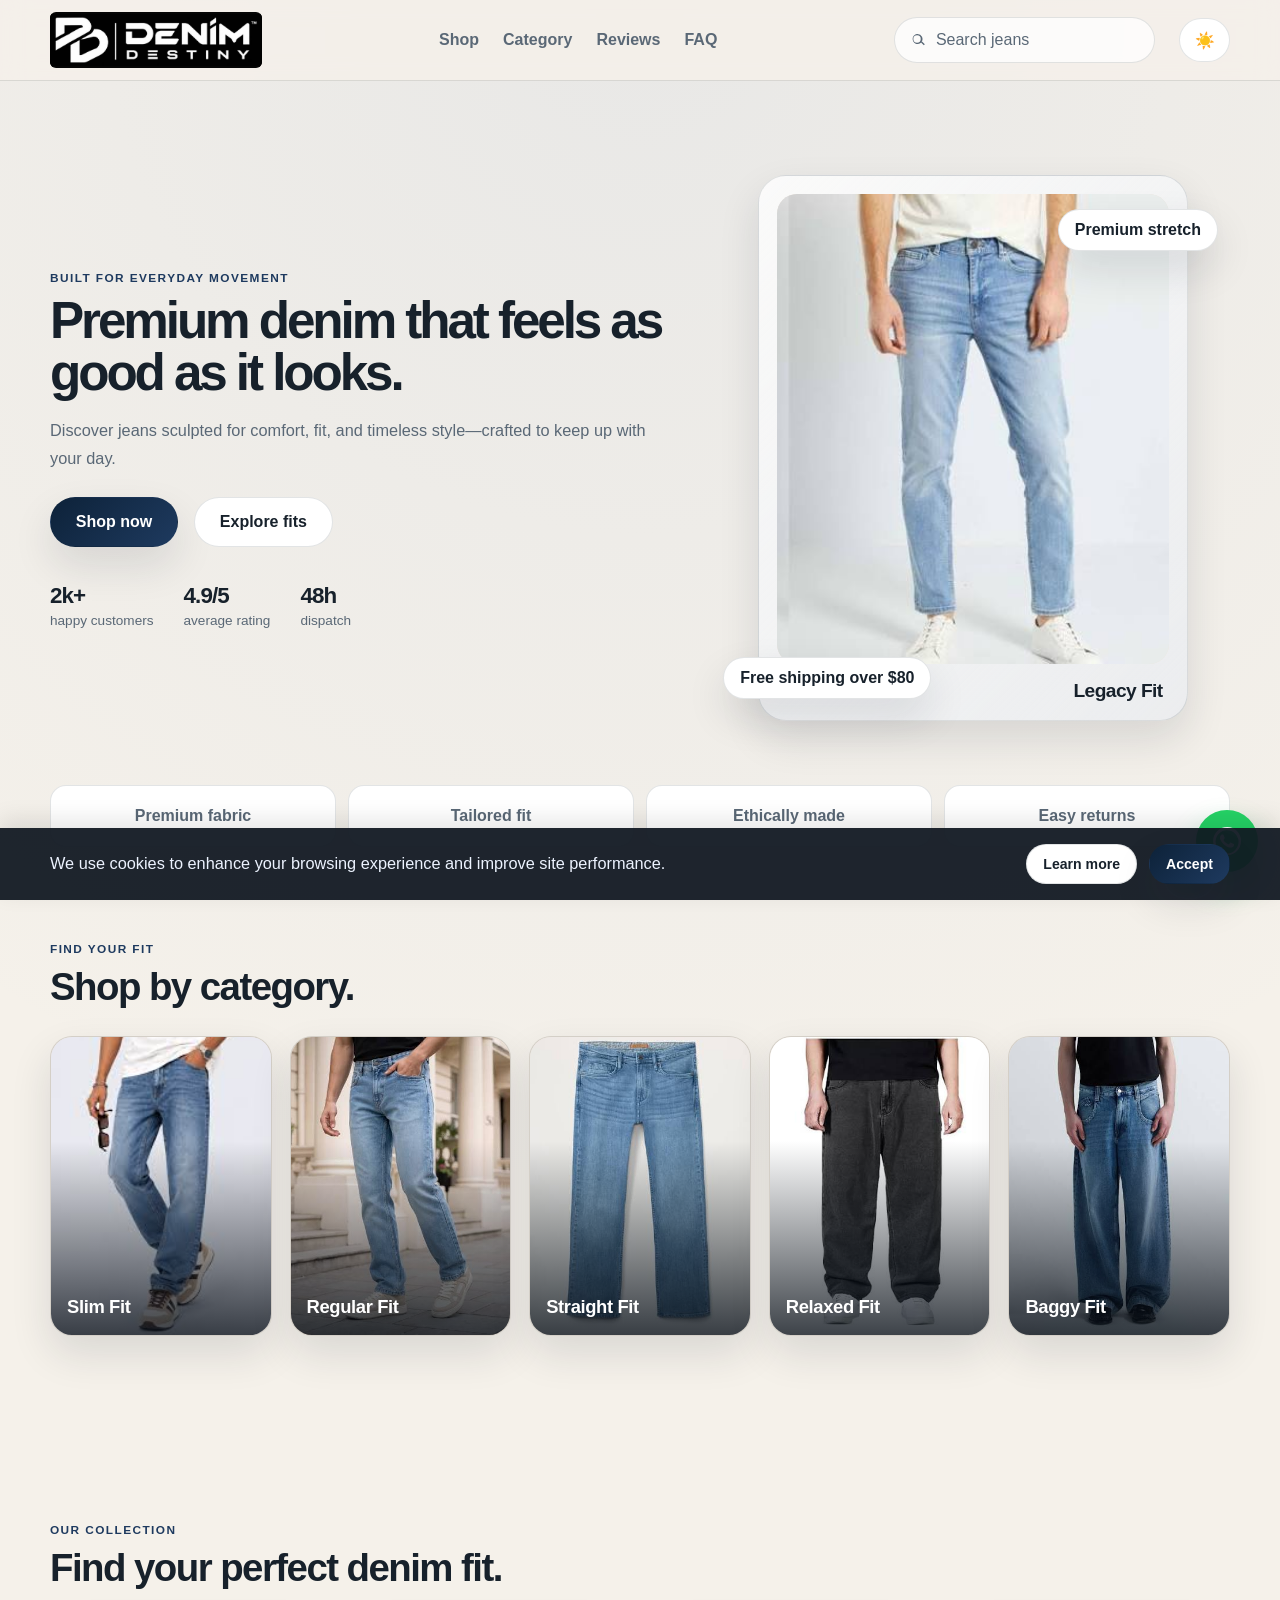
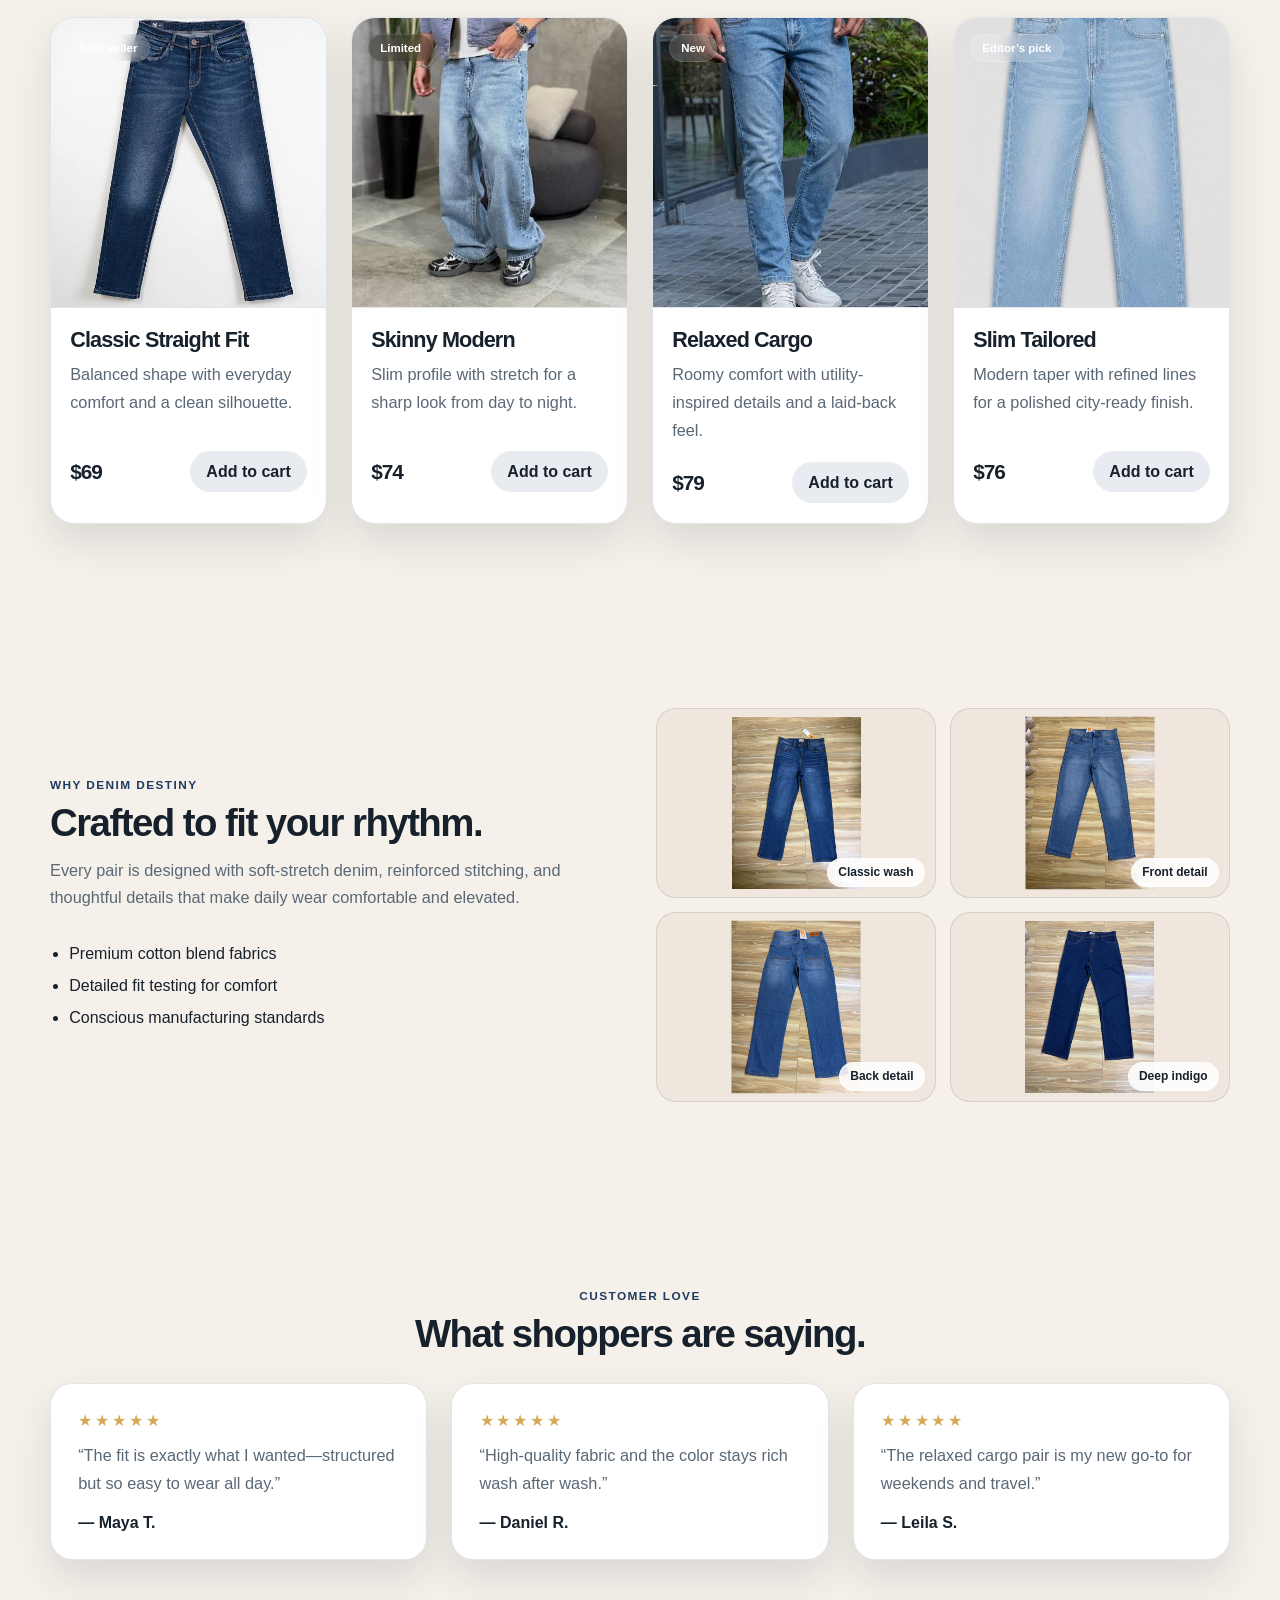
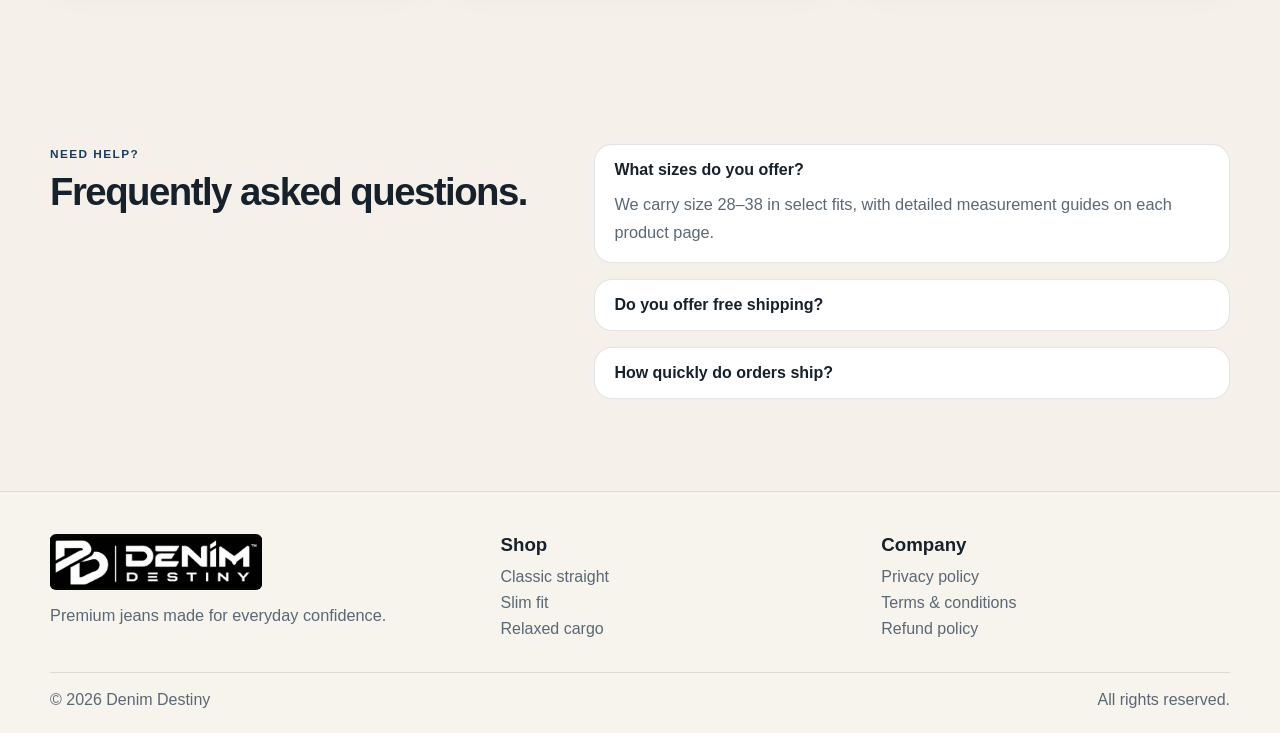
<file: Denim Destiny/index.html>
<!DOCTYPE html>
<html lang="en">
  <head>
    <meta charset="UTF-8" />
    <meta name="viewport" content="width=device-width, initial-scale=1.0" />
    <meta
      name="description"
      content="Denim Destiny offers premium-quality jeans for everyday comfort and modern style. Discover timeless fits and effortless denim essentials."
    />
    <title>Denim Destiny | Premium Jeans</title>
    <link rel="icon" type="image/svg+xml" href="favicon.svg" />
    <link rel="stylesheet" href="styles.css" />
  </head>
  <body>
    <div class="scroll-progress" id="scrollProgress" aria-hidden="true"></div>

    <header class="site-header">
      <div class="container nav-bar">
        <a href="index.html" class="brand" aria-label="Denim Destiny home">
          <img class="brand-mark" src="denim-destiny-logo.jpg" alt="Denim Destiny" width="212" height="52" />
        </a>

        <nav class="desktop-nav" aria-label="Main navigation">
          <a href="#products">Shop</a>
          <a href="#categories">Category</a>
          <a href="#reviews">Reviews</a>
          <a href="#faq">FAQ</a>
        </nav>

        <div class="nav-actions">
          <label class="search-box" aria-label="Search products">
            <svg viewBox="0 0 24 24" aria-hidden="true"><path d="M10.5 3a7.5 7.5 0 015.96 12.72l4.22 4.22 1.41-1.41-4.22-4.22A7.5 7.5 0 1110.5 3zm0 2a5.5 5.5 0 100 11 5.5 5.5 0 000-11z"/></svg>
            <input id="siteSearch" type="search" placeholder="Search jeans" aria-label="Search jeans" />
          </label>
          <button class="theme-toggle" type="button" aria-label="Toggle dark mode">☀️</button>
          <button class="menu-toggle" type="button" aria-label="Open menu" aria-expanded="false" aria-controls="mobileMenu">
            <svg viewBox="0 0 24 24" aria-hidden="true" focusable="false">
              <path d="M4 6h16M4 12h16M4 18h16" />
            </svg>
          </button>
        </div>
      </div>

      <nav class="mobile-menu" id="mobileMenu" aria-label="Mobile navigation">
        <a href="#products">Shop</a>
        <a href="#categories">Category</a>
        <a href="#reviews">Reviews</a>
        <a href="#faq">FAQ</a>
      </nav>
    </header>

    <main>
      <section class="hero">
        <div class="container hero-content">
          <div class="hero-copy">
            <span class="eyebrow">Built for everyday movement</span>
            <h1>Premium denim that feels as good as it looks.</h1>
            <p>
              Discover jeans sculpted for comfort, fit, and timeless style—crafted to keep up with your day.
            </p>
            <div class="hero-actions">
              <a class="button primary" href="#products">Shop now</a>
              <a class="button secondary" href="#story">Explore fits</a>
            </div>
            <ul class="stats" aria-label="Highlights">
              <li><strong>2k+</strong><span>happy customers</span></li>
              <li><strong>4.9/5</strong><span>average rating</span></li>
              <li><strong>48h</strong><span>dispatch</span></li>
            </ul>
          </div>

          <div class="hero-visual" aria-label="Featured denim product">
            <div class="visual-card main-card">
              <div class="product-shot">
                <img src="images (6).jpg" alt="A model wearing light-wash jeans" width="447" height="447" fetchpriority="high" decoding="async" />
              </div>
              <div class="product-label">
                <span>New arrival</span>
                <strong>Legacy Fit</strong>
              </div>
            </div>
            <div class="floating-badge badge-top">Premium stretch</div>
            <div class="floating-badge badge-bottom">Free shipping over $80</div>
          </div>
        </div>
      </section>

      <section class="featured-strip">
        <div class="container strip-grid">
          <div>Premium fabric</div>
          <div>Tailored fit</div>
          <div>Ethically made</div>
          <div>Easy returns</div>
        </div>
      </section>

      <section id="categories" class="categories">
        <div class="container">
          <div class="section-head">
            <div>
              <span class="eyebrow">Find your fit</span>
              <h2>Shop by category.</h2>
            </div>
          </div>

          <div class="category-grid">
            <a class="category-card" href="#products">
              <img src="images (3).jpg" alt="Model wearing slim-fit blue jeans" loading="lazy" decoding="async" />
              <span>Slim Fit</span>
            </a>
            <a class="category-card" href="#products">
              <img src="images (10).jpg" alt="Model wearing regular-fit light-wash jeans" loading="lazy" decoding="async" />
              <span>Regular Fit</span>
            </a>
            <a class="category-card" href="#products">
              <img src="images (5).jpg" alt="Classic straight-fit blue jeans" loading="lazy" decoding="async" />
              <span>Straight Fit</span>
            </a>
            <a class="category-card" href="#products">
              <img src="images (8).jpg" alt="Relaxed-fit charcoal jeans" loading="lazy" decoding="async" />
              <span>Relaxed Fit</span>
            </a>
            <a class="category-card" href="#products">
              <img src="images (9).jpg" alt="Model wearing wide-leg baggy blue jeans" loading="lazy" decoding="async" />
              <span>Baggy Fit</span>
            </a>
          </div>
        </div>
      </section>

      <section id="products" class="products">
        <div class="container">
          <div class="section-head">
            <div>
              <span class="eyebrow">Our collection</span>
              <h2>Find your perfect denim fit.</h2>
            </div>
          </div>

          <div class="product-grid" id="productGrid">
            <article class="product-card" data-name="Classic Straight Fit" data-category="classic straight">
              <div class="product-image">
                <img src="images (4).jpg" alt="Dark indigo straight-leg jeans" loading="lazy" decoding="async" />
                <span class="tag">Best seller</span>
              </div>
              <div class="product-info">
                <h3>Classic Straight Fit</h3>
                <p>Balanced shape with everyday comfort and a clean silhouette.</p>
                <div class="product-meta">
                  <strong>$69</strong>
                  <button type="button">Add to cart</button>
                </div>
              </div>
            </article>

            <article class="product-card" data-name="Skinny Modern" data-category="skinny slim">
              <div class="product-image">
                <img src="images.jpg" alt="A model wearing modern blue jeans" loading="lazy" decoding="async" />
                <span class="tag tag-dark">Limited</span>
              </div>
              <div class="product-info">
                <h3>Skinny Modern</h3>
                <p>Slim profile with stretch for a sharp look from day to night.</p>
                <div class="product-meta">
                  <strong>$74</strong>
                  <button type="button">Add to cart</button>
                </div>
              </div>
            </article>

            <article class="product-card" data-name="Relaxed Cargo" data-category="relaxed cargo">
              <div class="product-image">
                <img src="images (1).jpg" alt="A model wearing relaxed light-wash jeans" loading="lazy" decoding="async" />
                <span class="tag">New</span>
              </div>
              <div class="product-info">
                <h3>Relaxed Cargo</h3>
                <p>Roomy comfort with utility-inspired details and a laid-back feel.</p>
                <div class="product-meta">
                  <strong>$79</strong>
                  <button type="button">Add to cart</button>
                </div>
              </div>
            </article>

            <article class="product-card" data-name="Slim Tailored" data-category="slim tailored">
              <div class="product-image">
                <img src="images (2).jpg" alt="Light-wash slim jeans laid flat" loading="lazy" decoding="async" />
                <span class="tag">Editor’s pick</span>
              </div>
              <div class="product-info">
                <h3>Slim Tailored</h3>
                <p>Modern taper with refined lines for a polished city-ready finish.</p>
                <div class="product-meta">
                  <strong>$76</strong>
                  <button type="button">Add to cart</button>
                </div>
              </div>
            </article>
          </div>
        </div>
      </section>

      <section id="story" class="story">
        <div class="container story-grid">
          <div class="story-copy">
            <span class="eyebrow">Why Denim Destiny</span>
            <h2>Crafted to fit your rhythm.</h2>
            <p>
              Every pair is designed with soft-stretch denim, reinforced stitching, and thoughtful details that make daily wear comfortable and elevated.
            </p>
            <ul class="check-list">
              <li>Premium cotton blend fabrics</li>
              <li>Detailed fit testing for comfort</li>
              <li>Conscious manufacturing standards</li>
            </ul>
          </div>

          <div class="story-gallery" aria-label="More views of our denim">
            <figure>
              <img
                src="WhatsApp Image 2026-11-02 at 6.45.03 AM.jpeg"
                alt="Blue straight-leg jeans photographed from the front"
                loading="lazy"
                decoding="async"
              />
              <figcaption>Classic wash</figcaption>
            </figure>
            <figure class="upright-detail-photo">
              <img
                src="WhatsApp Image 2026-11-02 at 6.45.08 AM.jpeg"
                alt="Blue jeans shown from the front"
                loading="lazy"
                decoding="async"
              />
              <figcaption>Front detail</figcaption>
            </figure>
            <figure class="upright-detail-photo">
              <img
                src="WhatsApp Image 2026-11-02 at 6.45.09 AM.jpeg"
                alt="Blue jeans shown from the back"
                loading="lazy"
                decoding="async"
              />
              <figcaption>Back detail</figcaption>
            </figure>
            <figure class="deep-indigo-photo">
              <img
                src="WhatsApp Image 2026-11-02 at 6.45.23 AM.jpeg"
                alt="Dark indigo jeans photographed flat"
                loading="lazy"
                decoding="async"
              />
              <figcaption>Deep indigo</figcaption>
            </figure>
          </div>
        </div>
      </section>

      <section id="reviews" class="reviews">
        <div class="container">
          <div class="section-head center">
            <span class="eyebrow">Customer love</span>
            <h2>What shoppers are saying.</h2>
          </div>
          <div class="review-grid">
            <article class="review-card">
              <div class="stars">★★★★★</div>
              <p>“The fit is exactly what I wanted—structured but so easy to wear all day.”</p>
              <strong>— Maya T.</strong>
            </article>
            <article class="review-card">
              <div class="stars">★★★★★</div>
              <p>“High-quality fabric and the color stays rich wash after wash.”</p>
              <strong>— Daniel R.</strong>
            </article>
            <article class="review-card">
              <div class="stars">★★★★★</div>
              <p>“The relaxed cargo pair is my new go-to for weekends and travel.”</p>
              <strong>— Leila S.</strong>
            </article>
          </div>
        </div>
      </section>

      <section id="faq" class="faq">
        <div class="container faq-wrap">
          <div class="faq-copy">
            <span class="eyebrow">Need help?</span>
            <h2>Frequently asked questions.</h2>
          </div>
          <div class="faq-list">
            <details open>
              <summary>What sizes do you offer?</summary>
              <p>We carry size 28–38 in select fits, with detailed measurement guides on each product page.</p>
            </details>
            <details>
              <summary>Do you offer free shipping?</summary>
              <p>Yes, free shipping is available on orders above $80 within the shipping region.</p>
            </details>
            <details>
              <summary>How quickly do orders ship?</summary>
              <p>Most orders are processed and dispatched within 48 hours.</p>
            </details>
          </div>
        </div>
      </section>
    </main>

    <footer class="site-footer">
      <div class="container footer-grid">
        <div>
          <a href="index.html" class="brand footer-brand" aria-label="Denim Destiny home">
            <img class="brand-mark" src="denim-destiny-logo.jpg" alt="Denim Destiny" />
          </a>
          <p>Premium jeans made for everyday confidence.</p>
        </div>
        <div>
          <h3>Shop</h3>
          <ul>
            <li><a href="#products">Classic straight</a></li>
            <li><a href="#products">Slim fit</a></li>
            <li><a href="#products">Relaxed cargo</a></li>
          </ul>
        </div>
        <div>
          <h3>Company</h3>
          <ul>
            <li><a href="privacy-policy.html">Privacy policy</a></li>
            <li><a href="terms-conditions.html">Terms & conditions</a></li>
            <li><a href="refund-policy.html">Refund policy</a></li>
          </ul>
        </div>
      </div>
      <div class="container footer-bottom">
        <span>© <span id="year"></span> Denim Destiny</span>
        <span>All rights reserved.</span>
      </div>
    </footer>

    <div class="cookie-banner" id="cookieBanner" role="dialog" aria-live="polite" aria-label="Cookie notice">
      <div class="container cookie-content">
        <p>We use cookies to enhance your browsing experience and improve site performance.</p>
        <div class="cookie-actions">
          <button type="button" class="button secondary small">Learn more</button>
          <button type="button" class="button primary small" id="acceptCookies">Accept</button>
        </div>
      </div>
    </div>

    <a
      class="whatsapp-float"
      href="https://wa.me/8801805742178?text=Hi%20Denim%20Destiny%2C%20I%27d%20like%20to%20shop%20for%20jeans."
      target="_blank"
      rel="noreferrer"
      aria-label="Chat on WhatsApp"
    >
      <svg viewBox="0 0 24 24" aria-hidden="true" focusable="false">
        <path d="M20.52 3.48A11.78 11.78 0 0 0 12.05 0C5.48 0 .14 5.34.14 11.9c0 2.1.55 4.14 1.6 5.95L0 24l6.38-1.67a11.92 11.92 0 0 0 5.67 1.7h.01c6.57 0 11.91-5.34 11.91-11.9a11.8 11.8 0 0 0-3.45-8.65ZM12.05 21.8c-1.82 0-3.6-.49-5.15-1.42l-.37-.22-3.78.99 1-3.67-.24-.38A9.86 9.86 0 0 1 2.2 11.9a9.86 9.86 0 1 1 17.5 6.96 9.84 9.84 0 0 1-7.65 3.94Zm5.42-7.38c-.3-.15-1.76-.87-2.03-.97-.27-.1-.47-.15-.67.15-.2.3-.76.97-.94 1.17-.17.2-.35.22-.65.07-.3-.15-1.27-.47-2.42-1.49-.89-.79-1.49-1.77-1.66-2.07-.17-.3-.02-.45.13-.59.14-.14.3-.35.45-.52.15-.17.2-.3.3-.5.1-.2.05-.37-.02-.52-.07-.15-.67-1.62-.92-2.22-.24-.58-.49-.5-.67-.51l-.57-.01c-.2 0-.52.07-.8.37-.27.3-1.04 1.02-1.04 2.49s1.06 2.89 1.21 3.09c.14.2 2.1 3.2 5.07 4.49.71.3 1.26.49 1.69.63.71.23 1.36.2 1.87.12.57-.08 1.76-.72 2.01-1.42.25-.7.25-1.3.17-1.42-.08-.12-.28-.2-.58-.35Z"/>
      </svg>
    </a>

    <button class="back-to-top" id="backToTop" type="button" aria-label="Back to top">↑</button>

    <script src="script.js"></script>
  </body>
</html>
</file>
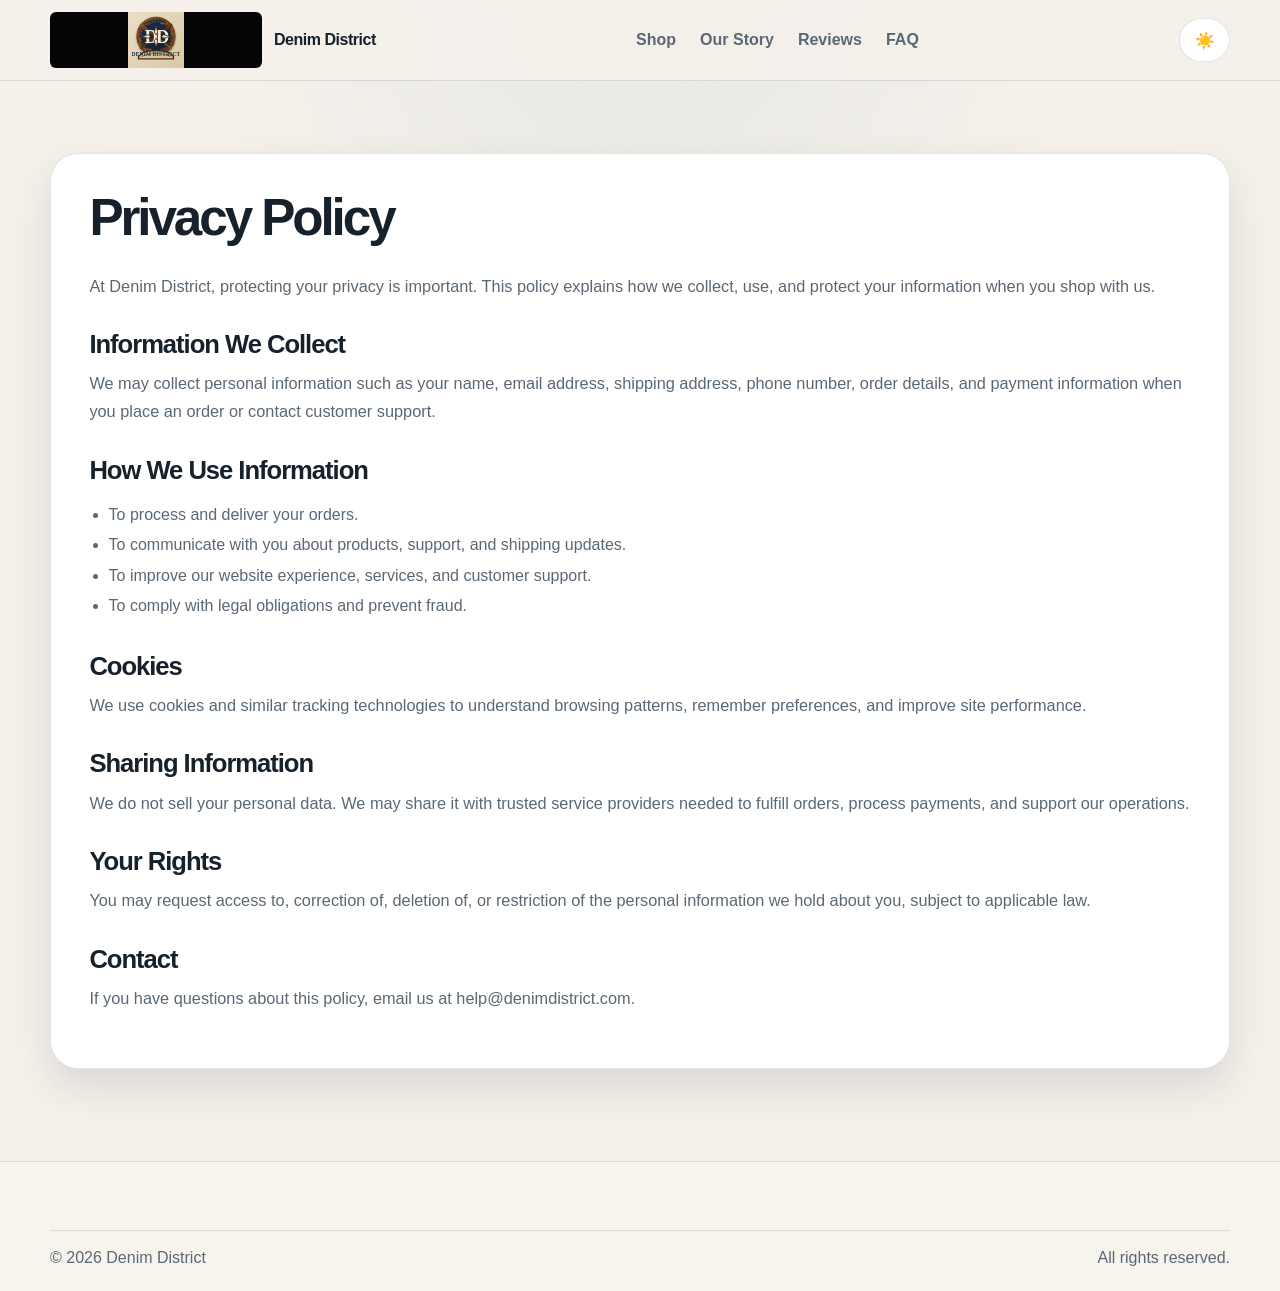
<file: Denim Destiny/privacy-policy.html>
<!DOCTYPE html>
<html lang="en">
  <head>
    <meta charset="UTF-8" />
    <meta name="viewport" content="width=device-width, initial-scale=1.0" />
    <title>Privacy Policy | Denim District</title>
    <link rel="icon" type="image/svg+xml" href="favicon.svg" />
    <link rel="stylesheet" href="styles.css" />
  </head>
  <body>
    <header class="site-header">
      <div class="container nav-bar">
        <a href="index.html" class="brand" aria-label="Denim District home">
          <img class="brand-mark" src="favicon.svg" alt="Denim District logo" />
          <span>Denim District</span>
        </a>
        <nav class="desktop-nav" aria-label="Main navigation">
          <a href="index.html#products">Shop</a>
          <a href="index.html#story">Our Story</a>
          <a href="index.html#reviews">Reviews</a>
          <a href="index.html#faq">FAQ</a>
        </nav>
        <div class="nav-actions">
          <button class="theme-toggle" type="button" aria-label="Toggle dark mode">☀️</button>
          <button class="menu-toggle" type="button" aria-label="Open menu">Menu</button>
        </div>
      </div>
      <nav class="mobile-menu" aria-label="Mobile navigation">
        <a href="index.html#products">Shop</a>
        <a href="index.html#story">Our Story</a>
        <a href="index.html#reviews">Reviews</a>
        <a href="index.html#faq">FAQ</a>
      </nav>
    </header>

    <main class="policy-page">
      <div class="container">
        <article class="policy-card">
          <h1>Privacy Policy</h1>
          <p>At Denim District, protecting your privacy is important. This policy explains how we collect, use, and protect your information when you shop with us.</p>

          <h2>Information We Collect</h2>
          <p>We may collect personal information such as your name, email address, shipping address, phone number, order details, and payment information when you place an order or contact customer support.</p>

          <h2>How We Use Information</h2>
          <ul>
            <li>To process and deliver your orders.</li>
            <li>To communicate with you about products, support, and shipping updates.</li>
            <li>To improve our website experience, services, and customer support.</li>
            <li>To comply with legal obligations and prevent fraud.</li>
          </ul>

          <h2>Cookies</h2>
          <p>We use cookies and similar tracking technologies to understand browsing patterns, remember preferences, and improve site performance.</p>

          <h2>Sharing Information</h2>
          <p>We do not sell your personal data. We may share it with trusted service providers needed to fulfill orders, process payments, and support our operations.</p>

          <h2>Your Rights</h2>
          <p>You may request access to, correction of, deletion of, or restriction of the personal information we hold about you, subject to applicable law.</p>

          <h2>Contact</h2>
          <p>If you have questions about this policy, email us at help@denimdistrict.com.</p>
        </article>
      </div>
    </main>

    <footer class="site-footer">
      <div class="container footer-bottom">
        <span>© <span id="year"></span> Denim District</span>
        <span>All rights reserved.</span>
      </div>
    </footer>

    <script src="script.js"></script>
  </body>
</html>
</file>
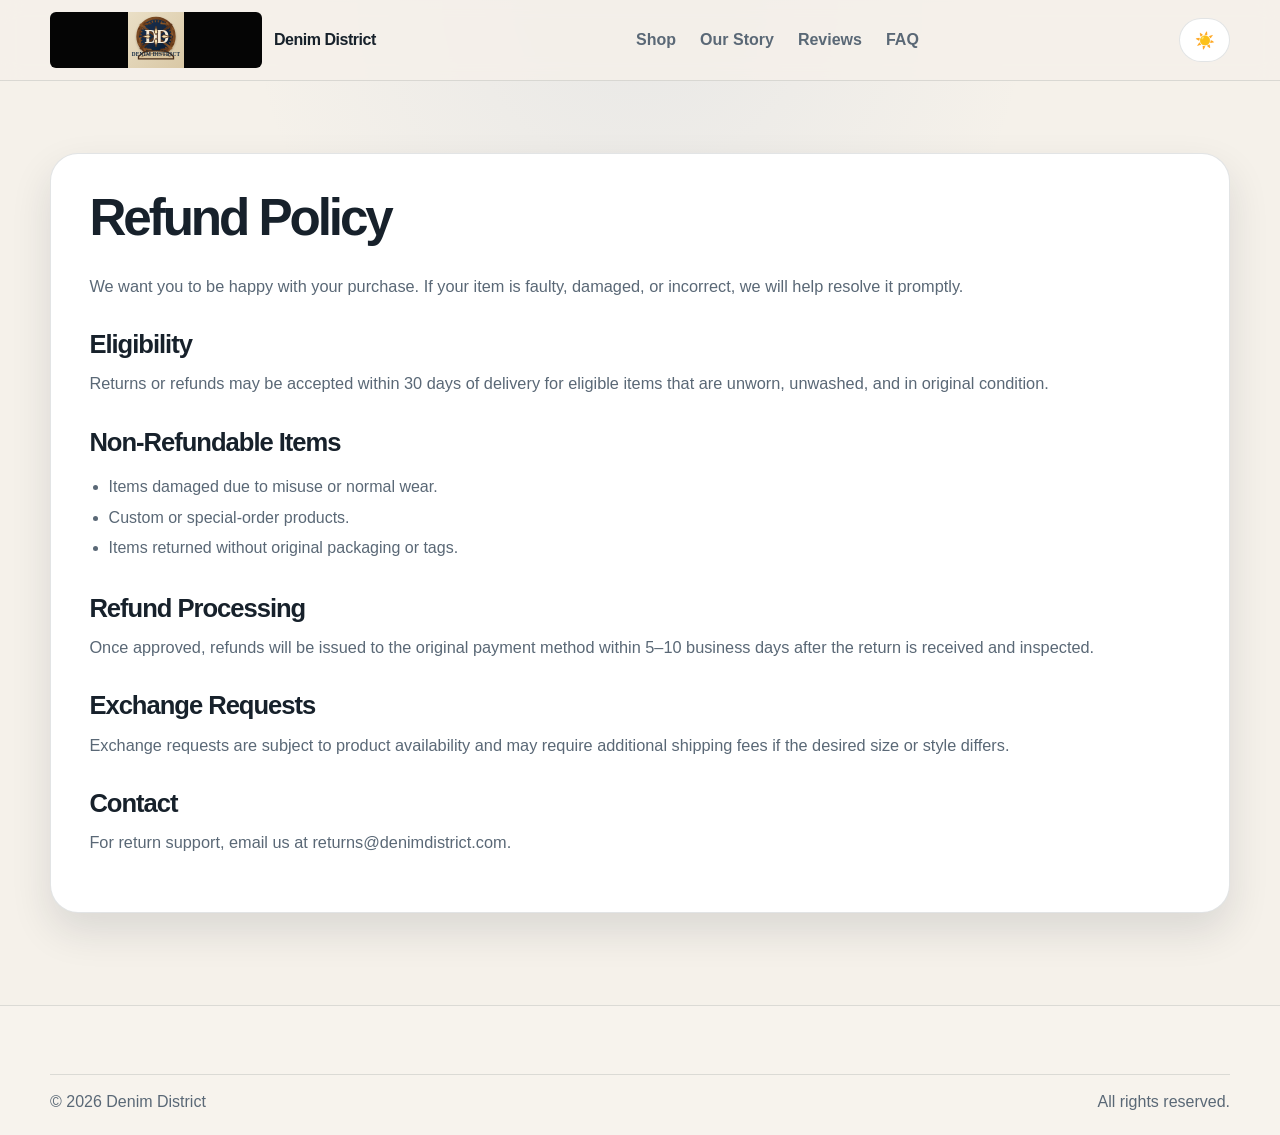
<file: Denim Destiny/refund-policy.html>
<!DOCTYPE html>
<html lang="en">
  <head>
    <meta charset="UTF-8" />
    <meta name="viewport" content="width=device-width, initial-scale=1.0" />
    <title>Refund Policy | Denim District</title>
    <link rel="icon" type="image/svg+xml" href="favicon.svg" />
    <link rel="stylesheet" href="styles.css" />
  </head>
  <body>
    <header class="site-header">
      <div class="container nav-bar">
        <a href="index.html" class="brand" aria-label="Denim District home">
          <img class="brand-mark" src="favicon.svg" alt="Denim District logo" />
          <span>Denim District</span>
        </a>
        <nav class="desktop-nav" aria-label="Main navigation">
          <a href="index.html#products">Shop</a>
          <a href="index.html#story">Our Story</a>
          <a href="index.html#reviews">Reviews</a>
          <a href="index.html#faq">FAQ</a>
        </nav>
        <div class="nav-actions">
          <button class="theme-toggle" type="button" aria-label="Toggle dark mode">☀️</button>
          <button class="menu-toggle" type="button" aria-label="Open menu">Menu</button>
        </div>
      </div>
      <nav class="mobile-menu" aria-label="Mobile navigation">
        <a href="index.html#products">Shop</a>
        <a href="index.html#story">Our Story</a>
        <a href="index.html#reviews">Reviews</a>
        <a href="index.html#faq">FAQ</a>
      </nav>
    </header>

    <main class="policy-page">
      <div class="container">
        <article class="policy-card">
          <h1>Refund Policy</h1>
          <p>We want you to be happy with your purchase. If your item is faulty, damaged, or incorrect, we will help resolve it promptly.</p>

          <h2>Eligibility</h2>
          <p>Returns or refunds may be accepted within 30 days of delivery for eligible items that are unworn, unwashed, and in original condition.</p>

          <h2>Non-Refundable Items</h2>
          <ul>
            <li>Items damaged due to misuse or normal wear.</li>
            <li>Custom or special-order products.</li>
            <li>Items returned without original packaging or tags.</li>
          </ul>

          <h2>Refund Processing</h2>
          <p>Once approved, refunds will be issued to the original payment method within 5–10 business days after the return is received and inspected.</p>

          <h2>Exchange Requests</h2>
          <p>Exchange requests are subject to product availability and may require additional shipping fees if the desired size or style differs.</p>

          <h2>Contact</h2>
          <p>For return support, email us at returns@denimdistrict.com.</p>
        </article>
      </div>
    </main>

    <footer class="site-footer">
      <div class="container footer-bottom">
        <span>© <span id="year"></span> Denim District</span>
        <span>All rights reserved.</span>
      </div>
    </footer>

    <script src="script.js"></script>
  </body>
</html>
</file>
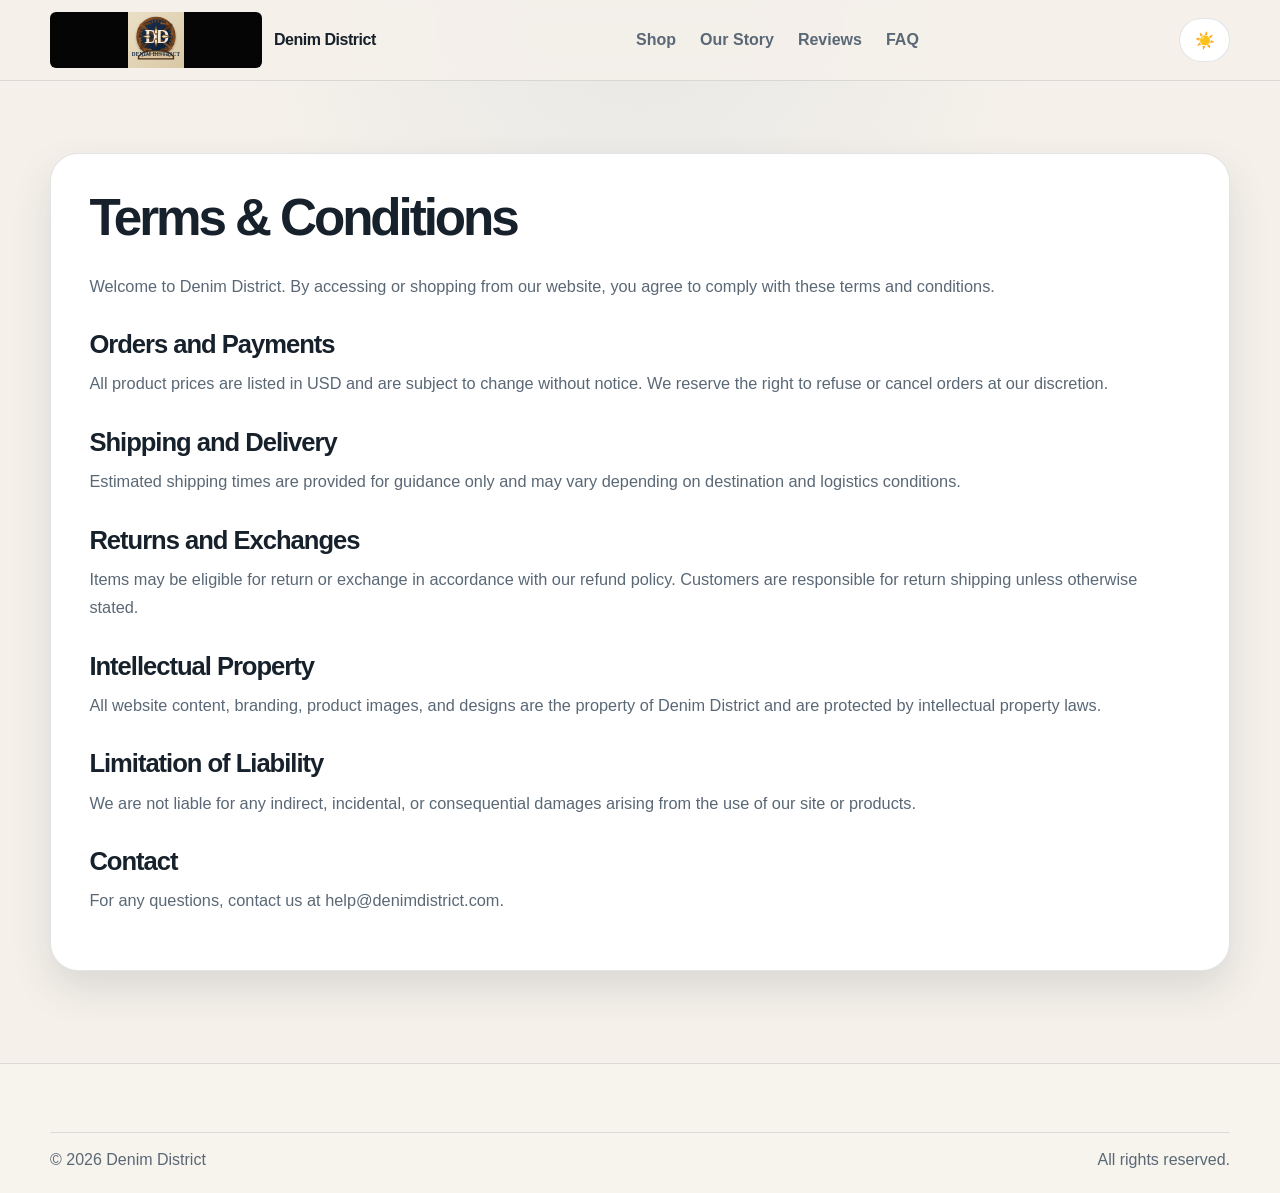
<file: Denim Destiny/terms-conditions.html>
<!DOCTYPE html>
<html lang="en">
  <head>
    <meta charset="UTF-8" />
    <meta name="viewport" content="width=device-width, initial-scale=1.0" />
    <title>Terms & Conditions | Denim District</title>
    <link rel="icon" type="image/svg+xml" href="favicon.svg" />
    <link rel="stylesheet" href="styles.css" />
  </head>
  <body>
    <header class="site-header">
      <div class="container nav-bar">
        <a href="index.html" class="brand" aria-label="Denim District home">
          <img class="brand-mark" src="favicon.svg" alt="Denim District logo" />
          <span>Denim District</span>
        </a>
        <nav class="desktop-nav" aria-label="Main navigation">
          <a href="index.html#products">Shop</a>
          <a href="index.html#story">Our Story</a>
          <a href="index.html#reviews">Reviews</a>
          <a href="index.html#faq">FAQ</a>
        </nav>
        <div class="nav-actions">
          <button class="theme-toggle" type="button" aria-label="Toggle dark mode">☀️</button>
          <button class="menu-toggle" type="button" aria-label="Open menu">Menu</button>
        </div>
      </div>
      <nav class="mobile-menu" aria-label="Mobile navigation">
        <a href="index.html#products">Shop</a>
        <a href="index.html#story">Our Story</a>
        <a href="index.html#reviews">Reviews</a>
        <a href="index.html#faq">FAQ</a>
      </nav>
    </header>

    <main class="policy-page">
      <div class="container">
        <article class="policy-card">
          <h1>Terms & Conditions</h1>
          <p>Welcome to Denim District. By accessing or shopping from our website, you agree to comply with these terms and conditions.</p>

          <h2>Orders and Payments</h2>
          <p>All product prices are listed in USD and are subject to change without notice. We reserve the right to refuse or cancel orders at our discretion.</p>

          <h2>Shipping and Delivery</h2>
          <p>Estimated shipping times are provided for guidance only and may vary depending on destination and logistics conditions.</p>

          <h2>Returns and Exchanges</h2>
          <p>Items may be eligible for return or exchange in accordance with our refund policy. Customers are responsible for return shipping unless otherwise stated.</p>

          <h2>Intellectual Property</h2>
          <p>All website content, branding, product images, and designs are the property of Denim District and are protected by intellectual property laws.</p>

          <h2>Limitation of Liability</h2>
          <p>We are not liable for any indirect, incidental, or consequential damages arising from the use of our site or products.</p>

          <h2>Contact</h2>
          <p>For any questions, contact us at help@denimdistrict.com.</p>
        </article>
      </div>
    </main>

    <footer class="site-footer">
      <div class="container footer-bottom">
        <span>© <span id="year"></span> Denim District</span>
        <span>All rights reserved.</span>
      </div>
    </footer>

    <script src="script.js"></script>
  </body>
</html>
</file>
<file: Denim Destiny/styles.css>
:root {
  --bg: #f5f1ea;
  --bg-strong: #efe7dd;
  --panel: rgba(255, 255, 255, 0.75);
  --panel-strong: #ffffff;
  --text: #17212b;
  --muted: #5a6876;
  --line: rgba(23, 33, 43, 0.12);
  --primary: #1e3a5f;
  --primary-strong: #0d2239;
  --accent: #d7a857;
  --accent-soft: rgba(215, 168, 87, 0.14);
  --shadow: 0 18px 40px rgba(22, 34, 46, 0.12);
  --success: #2f7d53;
  --surface-dark: #141d2b;
  --surface-soft: #101821;
  --cookie-bg: rgba(16, 24, 33, 0.94);
  --cookie-text: #edf3ff;
}

body.dark-mode {
  --bg: #0d1520;
  --bg-strong: #121d2c;
  --panel: rgba(18, 29, 44, 0.82);
  --panel-strong: #182738;
  --text: #edf3ff;
  --muted: #a8b5c4;
  --line: rgba(163, 179, 198, 0.15);
  --primary: #8ab4ff;
  --primary-strong: #dbe9ff;
  --accent: #f0b763;
  --accent-soft: rgba(240, 183, 99, 0.12);
  --shadow: 0 18px 38px rgba(1, 5, 12, 0.42);
  --surface-dark: #101b27;
  --surface-soft: #0c1724;
  --cookie-bg: rgba(9, 13, 18, 0.97);
  --cookie-text: #eef6ff;
}

* {
  box-sizing: border-box;
}

html {
  scroll-behavior: smooth;
}

body {
  margin: 0;
  font-family: Inter, "Segoe UI", sans-serif;
  background: radial-gradient(circle at top, rgba(141, 166, 204, 0.12), transparent 30%), var(--bg);
  color: var(--text);
  transition: background 0.3s ease, color 0.3s ease;
}

img {
  max-width: 100%;
  display: block;
}

a {
  color: inherit;
  text-decoration: none;
}

button,
input {
  font: inherit;
}

button {
  cursor: pointer;
}

.container {
  width: min(1180px, calc(100% - 32px));
  margin: 0 auto;
}

.section-head {
  margin-bottom: 28px;
}

.section-head.center {
  text-align: center;
}

.eyebrow {
  display: inline-block;
  margin-bottom: 10px;
  color: var(--primary);
  text-transform: uppercase;
  letter-spacing: 0.12em;
  font-size: 0.74rem;
  font-weight: 700;
}

h1,
h2,
h3,
p {
  margin-top: 0;
}

h1 {
  font-size: clamp(2.8rem, 4vw, 5.1rem);
  line-height: 1.02;
  letter-spacing: -0.06em;
  margin-bottom: 18px;
}

h2 {
  font-size: clamp(2.1rem, 3vw, 3.3rem);
  line-height: 1.1;
  letter-spacing: -0.04em;
  margin-bottom: 12px;
}

p {
  color: var(--muted);
  line-height: 1.7;
  font-size: 1.02rem;
}

.site-header {
  position: sticky;
  top: 0;
  z-index: 100;
  backdrop-filter: blur(10px);
  background: rgba(245, 241, 234, 0.8);
  border-bottom: 1px solid var(--line);
}

body.dark-mode .site-header {
  background: rgba(13, 21, 32, 0.8);
}

.nav-bar {
  display: flex;
  align-items: center;
  justify-content: space-between;
  min-height: 80px;
  gap: 20px;
}

.brand {
  display: inline-flex;
  align-items: center;
  gap: 12px;
  font-weight: 800;
  letter-spacing: -0.03em;
}

.brand-mark {
  width: min(212px, 42vw);
  height: 56px;
  display: block;
  object-fit: contain;
  border-radius: 6px;
  background: #050505;
}

.desktop-nav,
.nav-actions {
  display: flex;
  align-items: center;
  gap: 24px;
}

.desktop-nav a {
  color: var(--muted);
  font-weight: 600;
  transition: color 0.2s ease;
}

.desktop-nav a:hover,
.desktop-nav a:focus-visible {
  color: var(--text);
}

.search-box {
  display: flex;
  align-items: center;
  gap: 8px;
  min-width: 200px;
  background: var(--panel);
  border: 1px solid var(--line);
  border-radius: 999px;
  padding: 0.72rem 0.9rem;
  transition: transform 0.2s ease, border-color 0.2s ease;
}

.search-box:focus-within {
  border-color: rgba(30, 58, 95, 0.4);
  transform: translateY(-1px);
}

.search-box svg {
  width: 18px;
  height: 18px;
  fill: var(--muted);
}

.search-box input {
  width: 100%;
  border: none;
  background: transparent;
  color: var(--text);
  outline: none;
}

.search-box input::placeholder {
  color: var(--muted);
}

.theme-toggle,
.menu-toggle,
.back-to-top,
.whatsapp-float,
.button,
.product-meta button {
  transition: transform 0.2s ease, box-shadow 0.2s ease, background 0.2s ease, color 0.2s ease;
}

.theme-toggle,
.menu-toggle {
  border: 1px solid var(--line);
  background: var(--panel-strong);
  color: var(--text);
  border-radius: 999px;
  padding: 0.7rem 0.9rem;
}

.theme-toggle:hover,
.menu-toggle:hover,
.button:hover,
.product-meta button:hover,
.back-to-top:hover,
.whatsapp-float:hover {
  transform: translateY(-2px);
}

.menu-toggle {
  display: none;
}

.menu-toggle svg {
  display: block;
  width: 22px;
  height: 22px;
  fill: none;
  stroke: currentColor;
  stroke-width: 2;
  stroke-linecap: round;
}

.mobile-menu {
  display: none;
  padding: 0 16px 16px;
  gap: 10px;
  flex-direction: column;
  border-top: 1px solid var(--line);
}

.mobile-menu a {
  padding: 0.7rem 0.8rem;
  border-radius: 12px;
  background: var(--panel);
  color: var(--muted);
}

.hero {
  padding: 94px 0 48px;
}

.hero-content {
  display: grid;
  grid-template-columns: 1.1fr 0.9fr;
  align-items: center;
  gap: 36px;
}

.hero-actions {
  display: flex;
  flex-wrap: wrap;
  gap: 16px;
  margin-top: 24px;
}

.button {
  display: inline-flex;
  align-items: center;
  justify-content: center;
  border-radius: 999px;
  padding: 0.95rem 1.55rem;
  font-weight: 700;
  border: 1px solid transparent;
}

.button.primary {
  background: linear-gradient(135deg, var(--primary-strong), var(--primary));
  color: white;
  box-shadow: var(--shadow);
}

.button.secondary {
  background: var(--panel-strong);
  color: var(--text);
  border-color: var(--line);
}

.button.small {
  padding: 0.7rem 1rem;
  font-size: 0.88rem;
}

.stats {
  list-style: none;
  padding: 0;
  margin: 36px 0 0;
  display: flex;
  flex-wrap: wrap;
  gap: 30px;
}

.stats li {
  display: flex;
  flex-direction: column;
  gap: 4px;
}

.stats strong {
  font-size: 1.4rem;
  letter-spacing: -0.04em;
}

.stats span {
  color: var(--muted);
  font-size: 0.85rem;
}

.hero-visual {
  position: relative;
  display: grid;
  place-items: center;
  min-height: 520px;
}

.visual-card {
  position: relative;
  width: min(430px, 100%);
  background: linear-gradient(135deg, rgba(255,255,255,0.78), rgba(220,233,255,0.28));
  border: 1px solid var(--line);
  border-radius: 28px;
  padding: 18px;
  box-shadow: var(--shadow);
}

body.dark-mode .visual-card {
  background: linear-gradient(135deg, rgba(18, 39, 57, 0.9), rgba(11, 22, 33, 0.85));
}

.product-shot {
  height: 470px;
  border-radius: 20px;
  overflow: hidden;
  background: var(--bg-strong);
}

.product-shot img {
  width: 100%;
  height: 100%;
  object-fit: cover;
  object-position: center 38%;
}

.product-label {
  display: flex;
  justify-content: space-between;
  align-items: center;
  gap: 12px;
  margin-top: 16px;
  padding: 0 6px;
}

.product-label span {
  font-size: 0.8rem;
  text-transform: uppercase;
  letter-spacing: 0.08em;
  color: var(--muted);
}

.product-label strong {
  font-size: 1.2rem;
  letter-spacing: -0.03em;
}

.floating-badge {
  position: absolute;
  background: var(--panel-strong);
  border: 1px solid var(--line);
  border-radius: 999px;
  box-shadow: var(--shadow);
  padding: 0.7rem 1rem;
  font-weight: 700;
  color: var(--text);
}

.badge-top {
  top: 34px;
  right: 12px;
}

.badge-bottom {
  bottom: 22px;
  left: 8px;
}

.featured-strip {
  padding: 16px 0 0;
}

.strip-grid {
  display: grid;
  grid-template-columns: repeat(4, 1fr);
  gap: 12px;
}

.strip-grid div {
  background: var(--panel-strong);
  border: 1px solid var(--line);
  border-radius: 16px;
  text-align: center;
  padding: 1.3rem 0.8rem;
  font-weight: 700;
  color: var(--muted);
}

.products,
.categories,
.story,
.reviews,
.faq {
  padding: 92px 0;
}

.category-grid {
  display: grid;
  grid-template-columns: repeat(5, minmax(0, 1fr));
  gap: 18px;
}

.category-card {
  position: relative;
  min-height: 300px;
  overflow: hidden;
  border: 1px solid var(--line);
  border-radius: 22px;
  background: var(--bg-strong);
  box-shadow: var(--shadow);
  isolation: isolate;
}

.category-card::after {
  position: absolute;
  inset: 35% 0 0;
  z-index: 0;
  background: linear-gradient(transparent, rgba(7, 14, 22, 0.78));
  content: "";
}

.category-card img {
  position: absolute;
  inset: 0;
  width: 100%;
  height: 100%;
  object-fit: cover;
  transition: transform 0.35s ease;
}

.category-card:hover img,
.category-card:focus-visible img {
  transform: scale(1.05);
}

.category-card:focus-visible {
  outline: 3px solid var(--primary);
  outline-offset: 3px;
}

.category-card span {
  position: absolute;
  right: 16px;
  bottom: 17px;
  left: 16px;
  z-index: 1;
  color: #fff;
  font-size: 1.15rem;
  font-weight: 700;
  letter-spacing: -0.02em;
}

.product-grid {
  display: grid;
  grid-template-columns: repeat(4, minmax(0, 1fr));
  gap: 24px;
}

.product-card {
  background: var(--panel-strong);
  border: 1px solid var(--line);
  border-radius: 24px;
  overflow: hidden;
  box-shadow: var(--shadow);
  transition: transform 0.2s ease, box-shadow 0.2s ease, opacity 0.2s ease;
}

.product-card:hover {
  transform: translateY(-4px);
  box-shadow: 0 18px 28px rgba(14, 25, 37, 0.12);
}

.product-card.hidden {
  display: none;
}

.product-image {
  position: relative;
  height: 290px;
  overflow: hidden;
  border-bottom: 1px solid var(--line);
}

.product-image img {
  width: 100%;
  height: 100%;
  object-fit: cover;
  transition: transform 0.35s ease;
}

.product-card:hover .product-image img {
  transform: scale(1.04);
}

.tag {
  position: absolute;
  top: 16px;
  left: 16px;
  background: rgba(255,255,255,0.16);
  backdrop-filter: blur(8px);
  border: 1px solid rgba(255,255,255,0.12);
  color: white;
  padding: 0.42rem 0.7rem;
  border-radius: 999px;
  font-size: 0.72rem;
  font-weight: 700;
}

.tag-dark {
  background: rgba(0,0,0,0.24);
}

.product-info {
  padding: 1.2rem;
}

.product-info h3 {
  margin-bottom: 8px;
  font-size: 1.35rem;
  letter-spacing: -0.04em;
}

.product-info p {
  margin-bottom: 18px;
  min-height: 72px;
}

.product-meta {
  display: flex;
  align-items: center;
  justify-content: space-between;
  gap: 10px;
}

.product-meta strong {
  font-size: 1.3rem;
  letter-spacing: -0.05em;
}

.product-meta button {
  border: none;
  border-radius: 999px;
  padding: 0.72rem 1rem;
  font-weight: 700;
  background: rgba(29, 66, 102, 0.1);
  color: var(--text);
}

.story-grid {
  display: grid;
  grid-template-columns: 1fr 1fr;
  gap: 32px;
  align-items: center;
}

.check-list {
  margin: 26px 0 0;
  padding-left: 1.2rem;
  color: var(--text);
  line-height: 2;
}

.story-gallery {
  display: grid;
  grid-template-columns: repeat(2, minmax(0, 1fr));
  gap: 14px;
}

.story-gallery figure {
  position: relative;
  min-height: 190px;
  margin: 0;
  overflow: hidden;
  border: 1px solid var(--line);
  border-radius: 20px;
  background: var(--bg-strong);
}

.story-gallery img {
  width: 100%;
  height: 100%;
  position: absolute;
  inset: 0;
  object-fit: contain;
  padding: 8px;
}

.story-gallery .deep-indigo-photo img {
  transform: rotate(180deg);
}

.story-gallery .upright-detail-photo img {
  transform: rotate(-90deg) scale(0.75);
}

.story-gallery figcaption {
  position: absolute;
  right: 10px;
  bottom: 10px;
  padding: 0.4rem 0.65rem;
  border: 1px solid rgba(255, 255, 255, 0.55);
  border-radius: 999px;
  background: rgba(255, 255, 255, 0.86);
  color: #17212b;
  font-size: 0.75rem;
  font-weight: 700;
}

.review-grid {
  display: grid;
  grid-template-columns: repeat(3, minmax(0, 1fr));
  gap: 24px;
}

.review-card {
  background: var(--panel-strong);
  border: 1px solid var(--line);
  border-radius: 22px;
  padding: 1.7rem;
  box-shadow: var(--shadow);
}

.stars {
  color: var(--accent);
  letter-spacing: 0.18em;
  margin-bottom: 12px;
}

.faq-wrap {
  display: grid;
  grid-template-columns: 0.9fr 1.1fr;
  gap: 24px;
  align-items: start;
}

.faq-list {
  display: grid;
  gap: 16px;
}

.faq-list details {
  background: var(--panel-strong);
  border: 1px solid var(--line);
  border-radius: 18px;
  padding: 1rem 1.2rem;
}

.faq-list summary {
  cursor: pointer;
  font-weight: 700;
  list-style: none;
}

.faq-list details p {
  margin: 12px 0 0;
}

.site-footer {
  padding: 42px 0 24px;
  border-top: 1px solid var(--line);
  background: rgba(255,255,255,0.14);
}

.footer-grid {
  display: grid;
  grid-template-columns: 1.2fr 1fr 1fr;
  gap: 32px;
}

.footer-grid h3 {
  margin-bottom: 12px;
}

.footer-grid ul {
  list-style: none;
  padding: 0;
  margin: 0;
  display: grid;
  gap: 8px;
}

.footer-grid a,
.footer-bottom {
  color: var(--muted);
}

.footer-brand {
  margin-bottom: 12px;
}

.footer-bottom {
  display: flex;
  justify-content: space-between;
  gap: 12px;
  margin-top: 26px;
  padding-top: 18px;
  border-top: 1px solid var(--line);
}

.cookie-banner {
  position: fixed;
  inset: auto 0 0 0;
  z-index: 120;
  background: var(--cookie-bg);
  color: var(--cookie-text);
  box-shadow: 0 -8px 22px rgba(0,0,0,0.1);
  transform: translateY(100%);
  transition: transform 0.3s ease;
}

.cookie-banner.visible {
  transform: translateY(0);
}

.cookie-content {
  display: flex;
  align-items: center;
  justify-content: space-between;
  gap: 24px;
  padding: 1rem 0;
}

.cookie-banner p {
  color: var(--cookie-text);
  margin-bottom: 0;
}

.cookie-actions {
  display: flex;
  align-items: center;
  gap: 12px;
}

.back-to-top,
.whatsapp-float {
  position: fixed;
  right: 22px;
  z-index: 110;
  display: inline-grid;
  place-items: center;
  border: none;
  box-shadow: var(--shadow);
  font-weight: 800;
}

.back-to-top {
  bottom: 100px;
  width: 52px;
  height: 52px;
  border-radius: 50%;
  background: var(--text);
  color: var(--bg);
  opacity: 0;
  pointer-events: none;
  transform: translateY(12px);
}

.back-to-top.show {
  opacity: 1;
  pointer-events: auto;
  transform: translateY(0);
}

.whatsapp-float {
  bottom: 28px;
  display: inline-grid;
  place-items: center;
  width: 62px;
  height: 62px;
  border-radius: 50%;
  background: #25d366;
  color: white;
  box-shadow: 0 16px 28px rgba(37, 211, 102, 0.35);
  padding: 0;
}

.whatsapp-float svg {
  width: 28px;
  height: 28px;
  fill: currentColor;
}

.scroll-progress {
  position: fixed;
  inset: 0 0 auto 0;
  width: 0;
  height: 4px;
  background: linear-gradient(90deg, var(--accent), var(--primary));
  z-index: 130;
}

.policy-page {
  padding: 72px 0 92px;
}

.policy-card {
  background: var(--panel-strong);
  border: 1px solid var(--line);
  border-radius: 28px;
  box-shadow: var(--shadow);
  padding: clamp(1.4rem, 3vw, 2.6rem);
}

.policy-card h1 {
  margin-bottom: 28px;
}

.policy-card h2 {
  font-size: clamp(1.4rem, 2vw, 1.9rem);
  margin: 30px 0 12px;
}

.policy-card ul,
.policy-card ol {
  color: var(--muted);
  line-height: 1.9;
  padding-left: 1.2rem;
}

.policy-card strong {
  color: var(--text);
}

@media (max-width: 980px) {
  .product-grid {
    grid-template-columns: repeat(2, minmax(0, 1fr));
  }

  .category-grid {
    grid-template-columns: repeat(3, minmax(0, 1fr));
  }

  .hero-content,
  .story-grid,
  .faq-wrap,
  .footer-grid,
  .review-grid {
    grid-template-columns: 1fr;
  }

  .strip-grid {
    grid-template-columns: repeat(2, 1fr);
  }
}

@media (max-width: 760px) {
  .container {
    width: min(100% - 28px, 560px);
  }

  .site-header {
    background: var(--bg);
    backdrop-filter: none;
  }

  .nav-bar {
    flex-wrap: wrap;
    gap: 10px 16px;
    padding: 10px 0;
  }

  .brand-mark {
    width: min(190px, 52vw);
    height: 46px;
  }

  .desktop-nav {
    display: none;
  }

  .menu-toggle {
    display: inline-flex;
  }

  .nav-actions {
    flex: 1 1 100%;
    gap: 10px;
    justify-content: space-between;
  }

  .search-box {
    flex: 1;
    min-width: 0;
    width: auto;
    min-height: 44px;
    padding: 0.62rem 0.85rem;
  }

  .theme-toggle,
  .menu-toggle {
    min-height: 44px;
    min-width: 44px;
  }

  .mobile-menu.open {
    display: flex;
  }

  .hero {
    padding: 38px 0 24px;
  }

  h1 {
    font-size: clamp(2.35rem, 10vw, 3.5rem);
  }

  h2 {
    font-size: clamp(1.9rem, 8vw, 2.65rem);
  }

  .hero-content {
    gap: 22px;
  }

  .hero-visual {
    min-height: 0;
    padding: 0 4px 14px;
  }

  .visual-card {
    width: min(100%, 390px);
    padding: 12px;
    border-radius: 22px;
  }

  .product-shot {
    height: clamp(300px, 96vw, 390px);
    border-radius: 16px;
  }

  .floating-badge {
    padding: 0.58rem 0.8rem;
    font-size: 0.82rem;
  }

  .badge-top {
    top: 20px;
    right: 0;
  }

  .badge-bottom {
    bottom: -12px;
    left: 0;
  }

  .featured-strip {
    padding-top: 8px;
  }

  .strip-grid {
    gap: 8px;
  }

  .strip-grid div {
    padding: 0.9rem 0.55rem;
    font-size: 0.86rem;
  }

  .products,
  .categories,
  .story,
  .reviews,
  .faq {
    padding: 56px 0;
  }

  .section-head {
    margin-bottom: 20px;
  }

  .category-grid {
    grid-template-columns: repeat(2, minmax(0, 1fr));
    gap: 12px;
  }

  .category-card {
    min-height: clamp(190px, 58vw, 260px);
    border-radius: 17px;
  }

  .category-card span {
    right: 12px;
    bottom: 13px;
    left: 12px;
    font-size: 1rem;
  }

  .product-grid {
    gap: 12px;
  }

  .product-image {
    height: clamp(156px, 46vw, 210px);
  }

  .product-info {
    padding: 0.85rem;
  }

  .product-info h3 {
    font-size: clamp(1rem, 4.2vw, 1.2rem);
  }

  .product-info p {
    min-height: 0;
    margin-bottom: 14px;
    font-size: 0.88rem;
    line-height: 1.5;
  }

  .product-meta {
    flex-wrap: wrap;
    gap: 8px;
  }

  .product-meta strong {
    font-size: 1.12rem;
  }

  .product-meta button {
    padding: 0.62rem 0.72rem;
    font-size: 0.8rem;
  }

  .tag {
    top: 10px;
    left: 10px;
    padding: 0.36rem 0.55rem;
    font-size: 0.67rem;
    backdrop-filter: none;
  }

  .story-grid {
    gap: 22px;
  }

  .check-list {
    margin-top: 18px;
    line-height: 1.8;
  }

  .story-gallery {
    gap: 10px;
  }

  .story-gallery figure {
    min-height: clamp(142px, 44vw, 190px);
    border-radius: 16px;
  }

  .story-gallery figcaption {
    right: 7px;
    bottom: 7px;
    padding: 0.34rem 0.52rem;
    font-size: 0.68rem;
  }

  .review-grid,
  .faq-list {
    gap: 12px;
  }

  .review-card {
    padding: 1.25rem;
  }

  .faq-list details {
    padding: 0.9rem 1rem;
  }

  .footer-grid {
    gap: 22px;
  }

  .site-footer {
    padding-top: 32px;
  }

  .back-to-top,
  .whatsapp-float {
    right: 14px;
  }

  .back-to-top {
    bottom: 88px;
    width: 46px;
    height: 46px;
  }

  .whatsapp-float {
    bottom: 18px;
    width: 54px;
    height: 54px;
  }

  .cookie-content {
    gap: 12px;
    padding: 0.85rem 0;
  }

  .cookie-banner p {
    font-size: 0.9rem;
    line-height: 1.5;
  }

  .stats {
    gap: 18px;
    margin-top: 24px;
  }

  .cookie-content,
  .footer-bottom {
    flex-direction: column;
    align-items: flex-start;
  }

  .cookie-actions {
    width: 100%;
    justify-content: flex-end;
  }
}

@media (max-width: 359px) {
  .category-grid {
    grid-template-columns: 1fr;
  }

  .product-grid {
    grid-template-columns: 1fr;
  }

  .product-image {
    height: 230px;
  }

  .product-info {
    padding: 1rem;
  }

  .product-info h3 {
    font-size: 1.2rem;
  }

  .product-info p {
    font-size: 0.95rem;
  }
}

@media (hover: none) {
  .product-card:hover,
  .theme-toggle:hover,
  .menu-toggle:hover,
  .button:hover,
  .product-meta button:hover,
  .back-to-top:hover,
  .whatsapp-float:hover {
    transform: none;
  }

  .product-card:hover .product-image img {
    transform: none;
  }
}

@media (prefers-reduced-motion: reduce) {
  *,
  *::before,
  *::after {
    scroll-behavior: auto !important;
    animation-duration: 0.01ms !important;
    animation-iteration-count: 1 !important;
    transition-duration: 0.01ms !important;
  }
}
</file>
